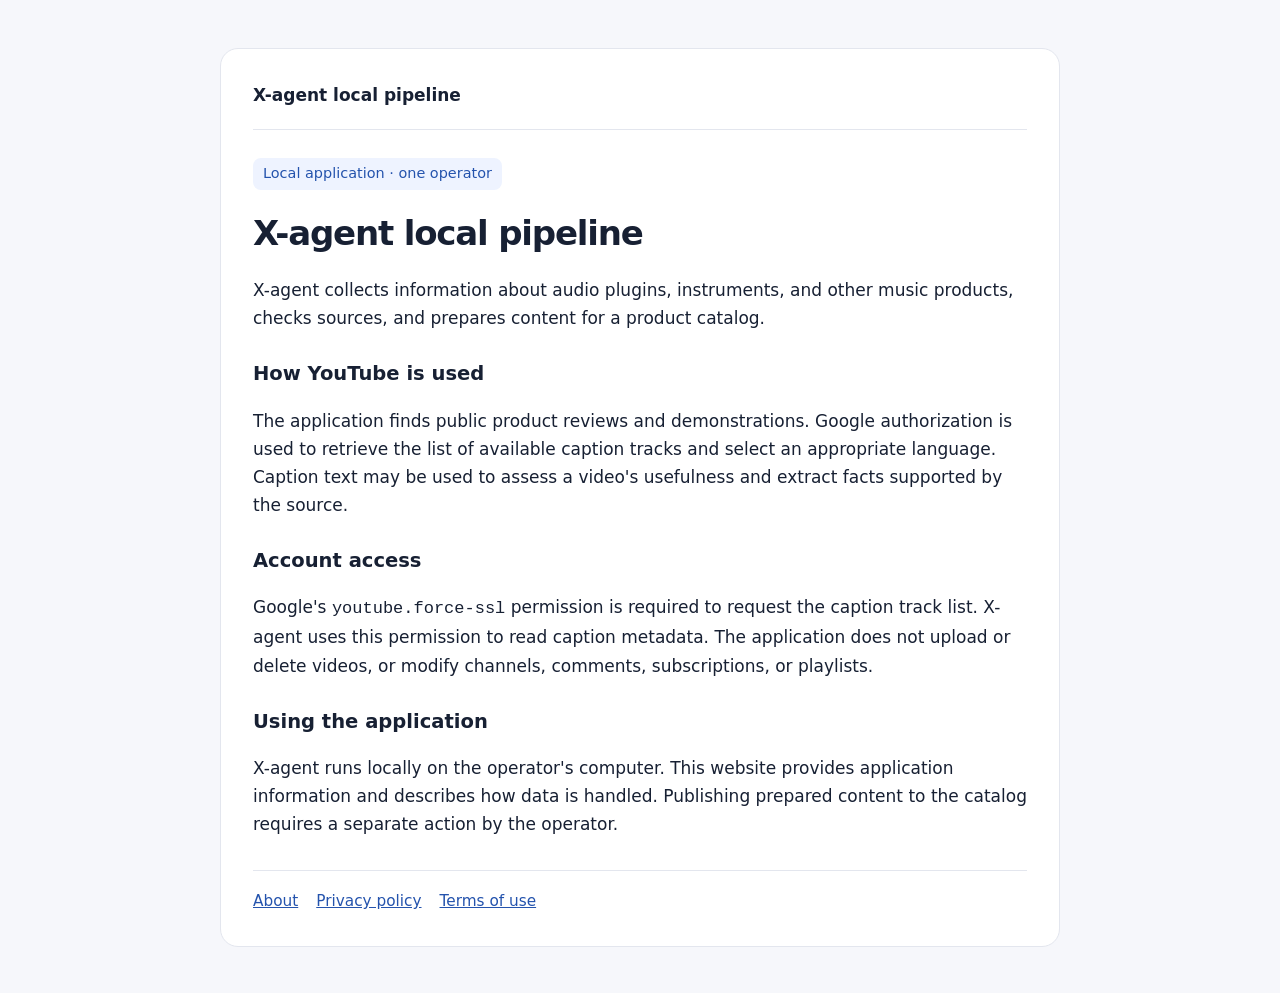
<file: index.html>
<!doctype html>
<html lang="en"><head><meta charset="utf-8"><meta name="viewport" content="width=device-width,initial-scale=1"><title>X-agent local pipeline — X-agent</title><link rel="stylesheet" href="style.css"><meta name="google-site-verification" content="P4jc2j2n-FfxSHr91zWIuQyWaf1bHSPqLXTqZACx4M8"><meta name="robots" content="noindex"></head><body><main><header><a href="index.html">X-agent local pipeline</a></header><span class="badge">Local application · one operator</span><h1>X-agent local pipeline</h1><p>X-agent collects information about audio plugins, instruments, and other music products, checks sources, and prepares content for a product catalog.</p><h2>How YouTube is used</h2><p>The application finds public product reviews and demonstrations. Google authorization is used to retrieve the list of available caption tracks and select an appropriate language. Caption text may be used to assess a video's usefulness and extract facts supported by the source.</p><h2>Account access</h2><p>Google's <code>youtube.force-ssl</code> permission is required to request the caption track list. X-agent uses this permission to read caption metadata. The application does not upload or delete videos, or modify channels, comments, subscriptions, or playlists.</p><h2>Using the application</h2><p>X-agent runs locally on the operator's computer. This website provides application information and describes how data is handled. Publishing prepared content to the catalog requires a separate action by the operator.</p><footer><nav aria-label="Application information"><a href="index.html">About</a><a href="privacy.html">Privacy policy</a><a href="terms.html">Terms of use</a></nav></footer></main></body></html>
</file>
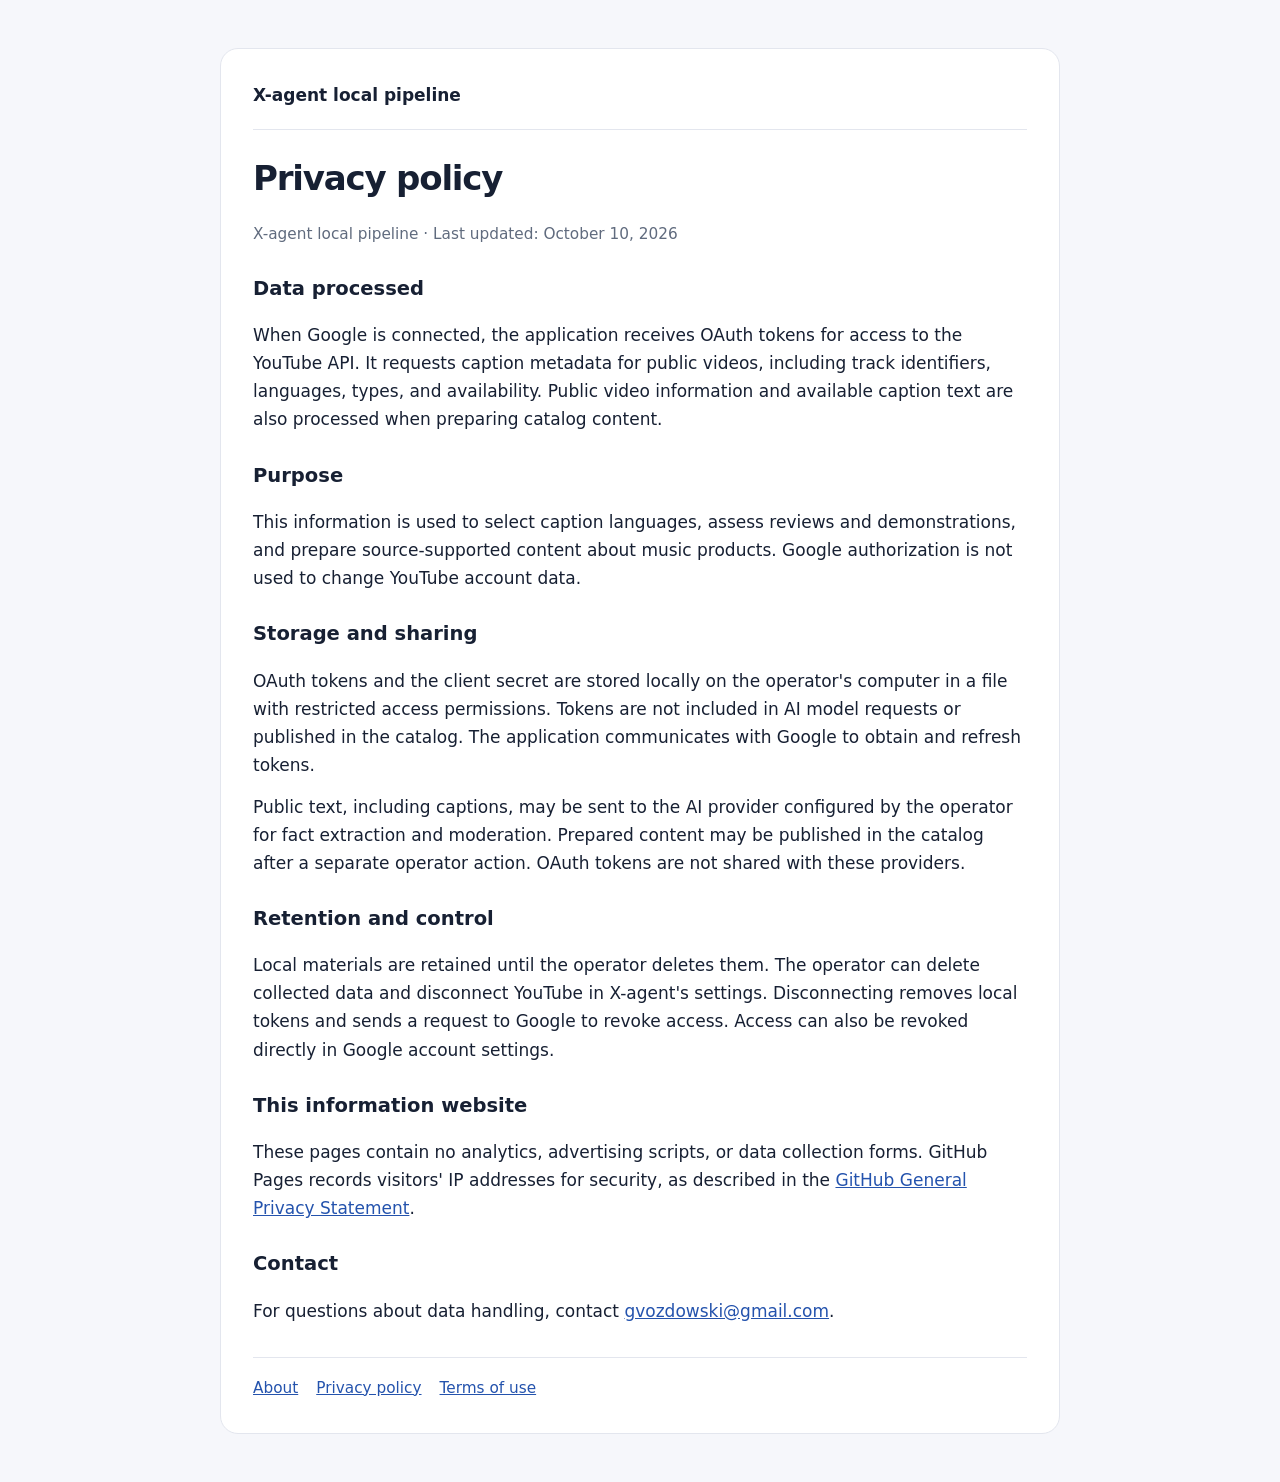
<file: privacy.html>
<!doctype html>
<html lang="en"><head><meta charset="utf-8"><meta name="viewport" content="width=device-width,initial-scale=1"><title>Privacy policy — X-agent</title><link rel="stylesheet" href="style.css"><meta name="robots" content="noindex"></head><body><main><header><a href="index.html">X-agent local pipeline</a></header><h1>Privacy policy</h1><p class="muted">X-agent local pipeline · Last updated: October 10, 2026</p><h2>Data processed</h2><p>When Google is connected, the application receives OAuth tokens for access to the YouTube API. It requests caption metadata for public videos, including track identifiers, languages, types, and availability. Public video information and available caption text are also processed when preparing catalog content.</p><h2>Purpose</h2><p>This information is used to select caption languages, assess reviews and demonstrations, and prepare source-supported content about music products. Google authorization is not used to change YouTube account data.</p><h2>Storage and sharing</h2><p>OAuth tokens and the client secret are stored locally on the operator's computer in a file with restricted access permissions. Tokens are not included in AI model requests or published in the catalog. The application communicates with Google to obtain and refresh tokens.</p><p>Public text, including captions, may be sent to the AI provider configured by the operator for fact extraction and moderation. Prepared content may be published in the catalog after a separate operator action. OAuth tokens are not shared with these providers.</p><h2>Retention and control</h2><p>Local materials are retained until the operator deletes them. The operator can delete collected data and disconnect YouTube in X-agent's settings. Disconnecting removes local tokens and sends a request to Google to revoke access. Access can also be revoked directly in Google account settings.</p><h2>This information website</h2><p>These pages contain no analytics, advertising scripts, or data collection forms. GitHub Pages records visitors' IP addresses for security, as described in the <a href="https://docs.github.com/en/site-policy/privacy-policies/github-general-privacy-statement">GitHub General Privacy Statement</a>.</p><h2>Contact</h2><p>For questions about data handling, contact <a href="mailto:gvozdowski@gmail.com">gvozdowski@gmail.com</a>.</p><footer><nav aria-label="Application information"><a href="index.html">About</a><a href="privacy.html">Privacy policy</a><a href="terms.html">Terms of use</a></nav></footer></main></body></html>
</file>
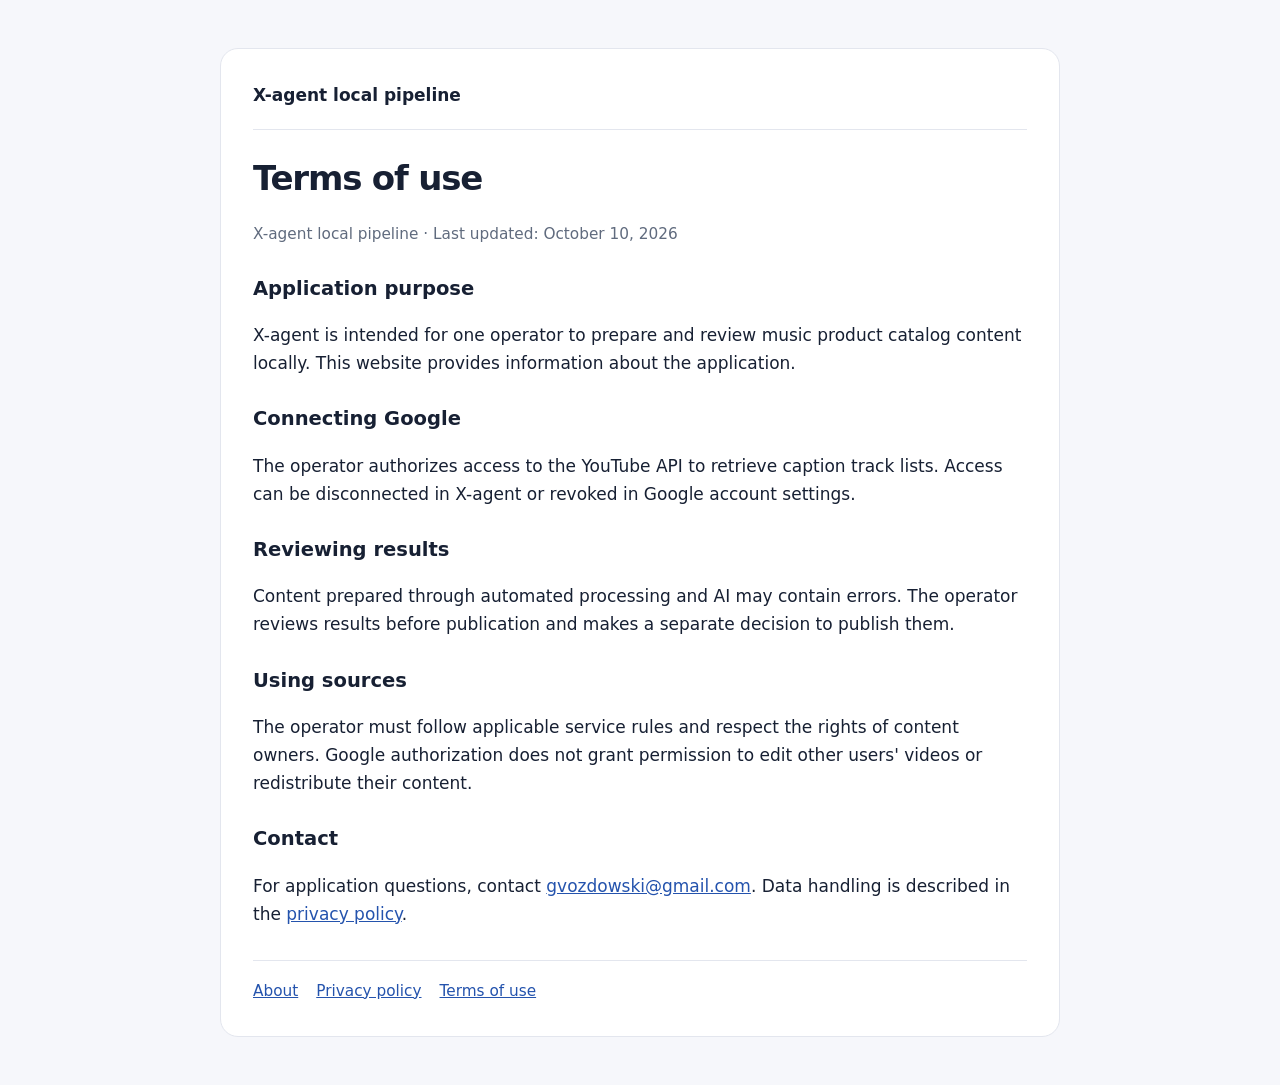
<file: terms.html>
<!doctype html>
<html lang="en"><head><meta charset="utf-8"><meta name="viewport" content="width=device-width,initial-scale=1"><title>Terms of use — X-agent</title><link rel="stylesheet" href="style.css"><meta name="robots" content="noindex"></head><body><main><header><a href="index.html">X-agent local pipeline</a></header><h1>Terms of use</h1><p class="muted">X-agent local pipeline · Last updated: October 10, 2026</p><h2>Application purpose</h2><p>X-agent is intended for one operator to prepare and review music product catalog content locally. This website provides information about the application.</p><h2>Connecting Google</h2><p>The operator authorizes access to the YouTube API to retrieve caption track lists. Access can be disconnected in X-agent or revoked in Google account settings.</p><h2>Reviewing results</h2><p>Content prepared through automated processing and AI may contain errors. The operator reviews results before publication and makes a separate decision to publish them.</p><h2>Using sources</h2><p>The operator must follow applicable service rules and respect the rights of content owners. Google authorization does not grant permission to edit other users' videos or redistribute their content.</p><h2>Contact</h2><p>For application questions, contact <a href="mailto:gvozdowski@gmail.com">gvozdowski@gmail.com</a>. Data handling is described in the <a href="privacy.html">privacy policy</a>.</p><footer><nav aria-label="Application information"><a href="index.html">About</a><a href="privacy.html">Privacy policy</a><a href="terms.html">Terms of use</a></nav></footer></main></body></html>
</file>
<file: style.css>
:root{font-family:system-ui,-apple-system,BlinkMacSystemFont,"Segoe UI",sans-serif;color:#172033;background:#f6f7fb;font-size:17px;line-height:1.65}*{box-sizing:border-box}body{margin:0}main{max-width:840px;margin:48px auto;padding:32px;background:#fff;border:1px solid #e3e6ee;border-radius:18px}header{border-bottom:1px solid #e3e6ee;margin-bottom:28px;padding-bottom:20px}header a{font-weight:650;color:#172033;text-decoration:none}h1{font-size:2rem;line-height:1.2;letter-spacing:-.035em}h2{font-size:1.15rem;margin-top:26px}a{color:#2453ad}nav{display:flex;flex-wrap:wrap;gap:18px;font-size:.9rem}p,ul{margin:14px 0}.muted{color:#606b7e;font-size:.9rem}.badge{display:inline-block;padding:4px 10px;border-radius:8px;background:#eef3ff;color:#2453ad;font-size:.85rem}footer{margin-top:32px;border-top:1px solid #e3e6ee;padding-top:18px;font-size:.9rem}@media(max-width:650px){main{margin:14px;padding:22px}h1{font-size:1.6rem}}
</file>
